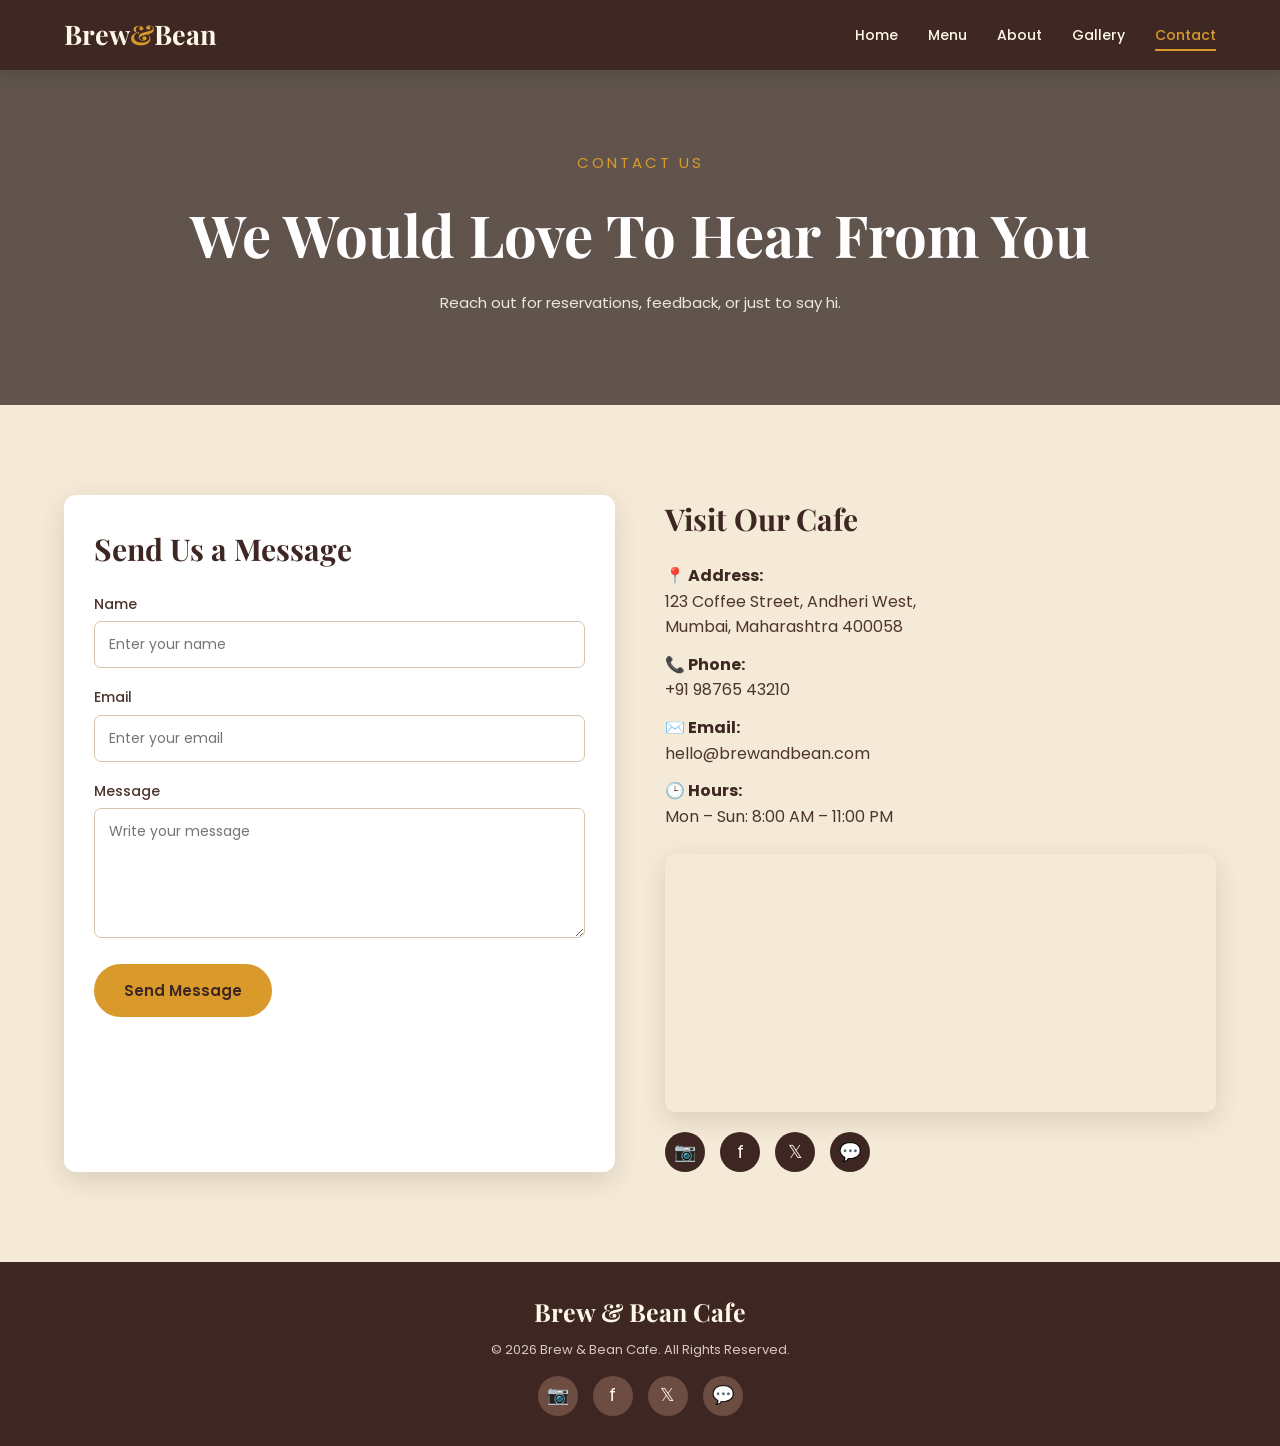
<file: contact.html>
<!DOCTYPE html>
<html lang="en">

<head>
    <meta charset="UTF-8">
    <meta name="viewport" content="width=device-width, initial-scale=1.0">

    <title>Brew & Bean Cafe | Contact</title>

    <link rel="preconnect" href="https://fonts.googleapis.com">
    <link rel="preconnect" href="https://fonts.gstatic.com" crossorigin>
    <link
        href="https://fonts.googleapis.com/css2?family=Playfair+Display:wght@600;700&family=Poppins:wght@300;400;500;600;700&display=swap"
        rel="stylesheet">

    <link rel="stylesheet" href="css/style.css">
</head>

<body>

    <header class="navbar">
        <div class="nav-container">

            <a href="index.html" class="logo">
                Brew<span>&</span>Bean
            </a>

            <div class="hamburger" id="hamburger">☰</div>

            <ul class="nav-links" id="navLinks">
                <li><a href="index.html">Home</a></li>
                <li><a href="menu.html">Menu</a></li>
                <li><a href="about.html">About</a></li>
                <li><a href="gallery.html">Gallery</a></li>
                <li><a href="contact.html" class="active-link">Contact</a></li>
            </ul>

        </div>
    </header>


    <!-- PAGE HEADER -->
    <section class="page-header">
        <div>
            <small>Contact Us</small>
            <h1>We Would Love To Hear From You</h1>
            <p>Reach out for reservations, feedback, or just to say hi.</p>
        </div>
    </section>


    <!-- CONTACT SECTION -->
    <section class="contact-section section">
        <div class="container">

            <div class="contact-container">

                <!-- Contact Form -->
                <div class="contact-form">

                    <h3>Send Us a Message</h3>

                    <form id="contactForm">

                        <div class="form-group">
                            <label for="name">Name</label>
                            <input type="text" id="name" placeholder="Enter your name">
                        </div>

                        <div class="form-group">
                            <label for="email">Email</label>
                            <input type="email" id="email" placeholder="Enter your email">
                        </div>

                        <div class="form-group">
                            <label for="message">Message</label>
                            <textarea id="message" placeholder="Write your message"></textarea>
                        </div>

                        <button type="submit" class="btn">Send Message</button>

                        <div id="formMessage" class="message"></div>

                    </form>

                </div>

                <!-- Contact Details -->
                <div class="contact-details">

                    <h3>Visit Our Cafe</h3>

                    <p>
                        <strong>📍 Address:</strong><br>
                        123 Coffee Street, Andheri West,<br>
                        Mumbai, Maharashtra 400058
                    </p>

                    <p>
                        <strong>📞 Phone:</strong><br>
                        +91 98765 43210
                    </p>

                    <p>
                        <strong>✉️ Email:</strong><br>
                        hello@brewandbean.com
                    </p>

                    <p>
                        <strong>🕒 Hours:</strong><br>
                        Mon – Sun: 8:00 AM – 11:00 PM
                    </p>

                    <div class="map">
                        <iframe
                            src="https://www.google.com/maps?q=Andheri%20West%2C%20Mumbai&output=embed"
                            loading="lazy"
                            allowfullscreen>
                        </iframe>
                    </div>

                    <div class="social-links">
                        <a href="#" aria-label="Instagram">📷</a>
                        <a href="#" aria-label="Facebook">f</a>
                        <a href="#" aria-label="Twitter">𝕏</a>
                        <a href="#" aria-label="WhatsApp">💬</a>
                    </div>

                </div>

            </div>

        </div>
    </section>


    <footer>
        <h3>Brew & Bean Cafe</h3>
        <p>© 2026 Brew & Bean Cafe. All Rights Reserved.</p>
        <div class="social-links">
            <a href="#" aria-label="Instagram">📷</a>
            <a href="#" aria-label="Facebook">f</a>
            <a href="#" aria-label="Twitter">𝕏</a>
            <a href="#" aria-label="WhatsApp">💬</a>
        </div>
    </footer>

    <script src="js/script.js"></script>

</body>

</html>
</file>
<file: css/style.css>
/* ================================
   GENERAL STYLES
=================================== */

* {
    margin: 0;
    padding: 0;
    box-sizing: border-box;
    scroll-behavior: smooth;
}

:root {
    --dark-brown: #3e2723;
    --brown: #6d4c41;
    --light-brown: #8d6e63;
    --cream: #fff8e7;
    --beige: #f5ead7;
    --mustard: #d99a2b;
    --orange: #c87524;
    --white: #ffffff;
    --text: #4e342e;
    --shadow: 0 8px 25px rgba(62, 39, 35, 0.15);
}

body {
    font-family: "Poppins", sans-serif;
    color: var(--text);
    background-color: var(--cream);
    line-height: 1.6;
}

a {
    text-decoration: none;
    color: inherit;
}

img {
    max-width: 100%;
    display: block;
}

.container {
    width: 90%;
    max-width: 1200px;
    margin: auto;
}

.section {
    padding: 90px 0;
}

.section-title {
    text-align: center;
    margin-bottom: 45px;
}

.section-title h2 {
    font-family: "Playfair Display", serif;
    font-size: 42px;
    color: var(--dark-brown);
    margin-bottom: 10px;
}

.section-title p {
    color: var(--light-brown);
    font-size: 15px;
}

.btn {
    display: inline-block;
    background: var(--mustard);
    color: var(--dark-brown);
    padding: 13px 28px;
    border-radius: 30px;
    font-weight: 600;
    transition: 0.3s ease;
    border: 2px solid var(--mustard);
    cursor: pointer;
    font-family: "Poppins", sans-serif;
    font-size: 15px;
}

.btn:hover {
    background: transparent;
    color: var(--dark-brown);
    transform: translateY(-3px);
}


/* ================================
   NAVBAR
=================================== */

.navbar {
    position: fixed;
    top: 0;
    left: 0;
    width: 100%;
    z-index: 1000;
    background: rgba(62, 39, 35, 0.96);
    box-shadow: 0 3px 15px rgba(0, 0, 0, 0.15);
}

.nav-container {
    width: 90%;
    max-width: 1200px;
    margin: auto;
    min-height: 70px;

    display: flex;
    align-items: center;
    justify-content: space-between;
}

.logo {
    font-family: "Playfair Display", serif;
    font-size: 27px;
    font-weight: 700;
    color: var(--cream);
}

.logo span {
    color: var(--mustard);
}

.nav-links {
    list-style: none;
    display: flex;
    gap: 30px;
}

.nav-links a {
    color: var(--cream);
    font-size: 14px;
    font-weight: 500;
    transition: 0.3s;
    padding-bottom: 4px;
    border-bottom: 2px solid transparent;
}

.nav-links a:hover {
    color: var(--mustard);
}

.nav-links a.active-link {
    color: var(--mustard);
    border-bottom: 2px solid var(--mustard);
}

/* Hamburger button */
.hamburger {
    display: none;
    cursor: pointer;
    font-size: 28px;
    color: var(--cream);
}


/* ================================
   PAGE HEADER (for inner pages)
=================================== */

.page-header {
    min-height: 45vh;
    display: flex;
    align-items: center;
    justify-content: center;
    text-align: center;
    color: var(--white);
    padding: 110px 20px 50px;
    background-image:
        linear-gradient(rgba(35, 20, 16, 0.72), rgba(35, 20, 16, 0.72)),
        url("https://images.unsplash.com/photo-1554118811-1e0d58224f24?auto=format&fit=crop&w=1600&q=80");
    background-size: cover;
    background-position: center;
}

.page-header small {
    color: var(--mustard);
    font-size: 15px;
    letter-spacing: 3px;
    text-transform: uppercase;
}

.page-header h1 {
    font-family: "Playfair Display", serif;
    font-size: clamp(38px, 6vw, 58px);
    margin: 12px 0 10px;
}

.page-header p {
    max-width: 550px;
    margin: 0 auto;
    color: #f0e6da;
    font-size: 15px;
}


/* ================================
   HOME / HERO SECTION
=================================== */

#home {
    min-height: 100vh;
}

.hero {
    min-height: 100vh;
    background-image:
        linear-gradient(rgba(35, 20, 16, 0.70), rgba(35, 20, 16, 0.70)),
        url("https://images.unsplash.com/photo-1495474472287-4d71bcdd2085?auto=format&fit=crop&w=1600&q=80");

    background-size: cover;
    background-position: center;
    display: flex;
    align-items: center;
    justify-content: center;
    text-align: center;
    color: var(--white);
    padding: 100px 20px 50px;
}

.hero-content {
    max-width: 800px;
}

.hero-content small {
    color: var(--mustard);
    font-size: 17px;
    letter-spacing: 3px;
    text-transform: uppercase;
}

.hero-content h1 {
    font-family: "Playfair Display", serif;
    font-size: clamp(50px, 8vw, 90px);
    line-height: 1.1;
    margin: 15px 0 20px;
}

.hero-content p {
    max-width: 600px;
    margin: 0 auto 30px;
    font-size: 17px;
    color: #f5f5f5;
}

.hero-btns {
    display: flex;
    gap: 15px;
    justify-content: center;
    flex-wrap: wrap;
}

.btn-outline {
    display: inline-block;
    background: transparent;
    color: var(--white);
    padding: 13px 28px;
    border-radius: 30px;
    font-weight: 600;
    border: 2px solid var(--cream);
    transition: 0.3s ease;
}

.btn-outline:hover {
    background: var(--cream);
    color: var(--dark-brown);
    transform: translateY(-3px);
}


/* ================================
   WHY CHOOSE US
=================================== */

.highlights {
    background: var(--beige);
}

.highlight-grid {
    display: grid;
    grid-template-columns: repeat(4, 1fr);
    gap: 25px;
}

.highlight-card {
    background: var(--white);
    padding: 30px 20px;
    text-align: center;
    border-radius: 12px;
    box-shadow: var(--shadow);
    transition: 0.3s ease;
}

.highlight-card:hover {
    transform: translateY(-8px);
    box-shadow: 0 15px 30px rgba(62, 39, 35, 0.20);
}

.highlight-icon {
    font-size: 40px;
    margin-bottom: 15px;
}

.highlight-card h3 {
    color: var(--dark-brown);
    margin-bottom: 10px;
}

.highlight-card p {
    font-size: 14px;
    color: var(--light-brown);
}


/* ================================
   INTRO / TEASER (homepage)
=================================== */

.intro {
    background: var(--cream);
}

.intro-container {
    display: grid;
    grid-template-columns: 1fr 1fr;
    gap: 50px;
    align-items: center;
}

.intro-image img {
    width: 100%;
    height: 420px;
    object-fit: cover;
    border-radius: 15px;
    box-shadow: var(--shadow);
}

.intro-text h3 {
    font-family: "Playfair Display", serif;
    font-size: 32px;
    color: var(--dark-brown);
    margin-bottom: 18px;
}

.intro-text p {
    margin-bottom: 22px;
    color: var(--brown);
}


/* ================================
   MENU SECTION
=================================== */

.menu-section {
    background: var(--cream);
}

.menu-category {
    margin-bottom: 50px;
}

.menu-category:last-child {
    margin-bottom: 0;
}

.category-title {
    font-family: "Playfair Display", serif;
    font-size: 30px;
    color: var(--brown);
    border-left: 5px solid var(--mustard);
    padding-left: 15px;
    margin-bottom: 25px;
}

.menu-grid {
    display: grid;
    grid-template-columns: repeat(3, 1fr);
    gap: 25px;
}

.menu-card {
    background: var(--white);
    border-radius: 12px;
    overflow: hidden;
    box-shadow: 0 5px 18px rgba(62, 39, 35, 0.10);
    transition: 0.3s ease;
}

.menu-card:hover {
    transform: translateY(-6px);
    box-shadow: var(--shadow);
}

.menu-card img {
    width: 100%;
    height: 210px;
    object-fit: cover;
}

.menu-info {
    padding: 20px;
}

.menu-info h3 {
    color: var(--dark-brown);
    margin-bottom: 7px;
}

.menu-info p {
    font-size: 13px;
    color: var(--light-brown);
    margin-bottom: 12px;
}

.price {
    color: var(--orange);
    font-weight: 700;
    font-size: 18px;
}

.menu-cta {
    text-align: center;
    margin-top: 10px;
}


/* ================================
   ABOUT SECTION
=================================== */

.about-section {
    background: var(--beige);
}

.about-container {
    display: grid;
    grid-template-columns: 1fr 1fr;
    gap: 50px;
    align-items: center;
}

.about-image img {
    width: 100%;
    height: 500px;
    object-fit: cover;
    border-radius: 15px;
    box-shadow: var(--shadow);
}

.about-text h3 {
    font-family: "Playfair Display", serif;
    font-size: 32px;
    color: var(--dark-brown);
    margin-bottom: 18px;
}

.about-text p {
    margin-bottom: 18px;
    color: var(--brown);
}

.services {
    margin-top: 25px;
}

.services h4 {
    color: var(--dark-brown);
    margin-bottom: 10px;
    font-size: 20px;
}

.services ul {
    list-style: none;
}

.services li {
    margin-bottom: 7px;
}

.services li::before {
    content: "☕";
    margin-right: 10px;
}

/* Team / values (about page extras) */
.about-extra {
    background: var(--cream);
}

.values-grid {
    display: grid;
    grid-template-columns: repeat(3, 1fr);
    gap: 25px;
    margin-top: 10px;
}

.value-card {
    background: var(--white);
    padding: 28px 22px;
    border-radius: 12px;
    box-shadow: 0 5px 18px rgba(62, 39, 35, 0.10);
    text-align: center;
}

.value-card .highlight-icon {
    font-size: 34px;
    margin-bottom: 12px;
}

.value-card h4 {
    color: var(--dark-brown);
    margin-bottom: 8px;
}

.value-card p {
    font-size: 14px;
    color: var(--light-brown);
}


/* ================================
   GALLERY SECTION
=================================== */

.gallery-section {
    background: var(--cream);
}

.gallery-grid {
    display: grid;
    grid-template-columns: repeat(4, 1fr);
    gap: 15px;
}

.gallery-item {
    height: 250px;
    overflow: hidden;
    border-radius: 10px;
    position: relative;
}

.gallery-item img {
    width: 100%;
    height: 100%;
    object-fit: cover;
    transition: 0.5s ease;
}

.gallery-item::after {
    content: "";
    position: absolute;
    inset: 0;
    background: rgba(62, 39, 35, 0);
    transition: 0.5s ease;
}

.gallery-item:hover img {
    transform: scale(1.1);
}

.gallery-item:hover::after {
    background: rgba(62, 39, 35, 0.25);
}


/* ================================
   TESTIMONIALS / REVIEWS
=================================== */

.testimonials {
    background: var(--beige);
}

.testimonials-grid {
    display: grid;
    grid-template-columns: repeat(3, 1fr);
    gap: 25px;
}

.review-card {
    background: var(--white);
    border-radius: 12px;
    padding: 26px 24px;
    box-shadow: 0 5px 18px rgba(62, 39, 35, 0.10);
    display: flex;
    flex-direction: column;
    transition: 0.3s ease;
}

.review-card:hover {
    transform: translateY(-6px);
    box-shadow: var(--shadow);
}

.review-stars {
    color: var(--mustard);
    font-size: 15px;
    letter-spacing: 2px;
    margin-bottom: 12px;
}

.review-text {
    font-size: 14px;
    color: var(--brown);
    margin-bottom: 20px;
    flex-grow: 1;
}

.review-person {
    display: flex;
    align-items: center;
    gap: 12px;
}

.review-avatar {
    width: 44px;
    height: 44px;
    border-radius: 50%;
    background: var(--beige);
    color: var(--dark-brown);
    display: flex;
    align-items: center;
    justify-content: center;
    font-family: "Playfair Display", serif;
    font-weight: 700;
    font-size: 16px;
    flex-shrink: 0;
}

.review-name {
    color: var(--dark-brown);
    font-weight: 600;
    font-size: 14px;
}

.review-role {
    color: var(--light-brown);
    font-size: 12px;
}

.reviews-more-toggle {
    text-align: center;
    margin-top: 35px;
}

.review-card.hidden-review {
    display: none;
}

.testimonials-grid.show-all .review-card.hidden-review {
    display: flex;
}


/* ================================
   CTA BANNER
=================================== */

.cta-banner {
    background:
        linear-gradient(rgba(35, 20, 16, 0.80), rgba(35, 20, 16, 0.80)),
        url("https://images.unsplash.com/photo-1511920170033-f8396924c348?auto=format&fit=crop&w=1600&q=80");
    background-size: cover;
    background-position: center;
    color: var(--white);
    text-align: center;
    padding: 80px 20px;
}

.cta-banner h2 {
    font-family: "Playfair Display", serif;
    font-size: clamp(30px, 5vw, 42px);
    margin-bottom: 15px;
}

.cta-banner p {
    color: #f0e6da;
    margin-bottom: 25px;
    max-width: 500px;
    margin-left: auto;
    margin-right: auto;
    font-size: 15px;
}


/* ================================
   CONTACT SECTION
=================================== */

.contact-section {
    background: var(--beige);
}

.contact-container {
    display: grid;
    grid-template-columns: 1fr 1fr;
    gap: 50px;
}

.contact-form {
    background: var(--white);
    padding: 30px;
    border-radius: 12px;
    box-shadow: var(--shadow);
}

.contact-form h3,
.contact-details h3 {
    font-family: "Playfair Display", serif;
    font-size: 30px;
    color: var(--dark-brown);
    margin-bottom: 20px;
}

.form-group {
    margin-bottom: 18px;
}

.form-group label {
    display: block;
    margin-bottom: 6px;
    font-size: 14px;
    font-weight: 500;
}

.form-group input,
.form-group textarea {
    width: 100%;
    padding: 12px 14px;
    border: 1px solid #d6c4ad;
    border-radius: 7px;
    outline: none;
    font-family: "Poppins", sans-serif;
    font-size: 14px;
}

.form-group input:focus,
.form-group textarea:focus {
    border-color: var(--mustard);
}

.form-group textarea {
    height: 130px;
    resize: vertical;
}

.contact-form .btn:hover {
    color: var(--orange);
}

.message {
    margin-top: 15px;
    font-size: 14px;
    font-weight: 500;
}

.error {
    color: #b3261e;
}

.success {
    color: #287d3c;
}

.contact-details p {
    margin-bottom: 12px;
}

.contact-details strong {
    color: var(--dark-brown);
}

.map {
    margin-top: 25px;
    overflow: hidden;
    border-radius: 10px;
    box-shadow: var(--shadow);
}

.map iframe {
    width: 100%;
    height: 250px;
    border: 0;
}

.social-links {
    display: flex;
    gap: 15px;
    margin-top: 20px;
}

.social-links a {
    width: 40px;
    height: 40px;
    border-radius: 50%;
    background: var(--dark-brown);
    color: var(--cream);
    display: flex;
    align-items: center;
    justify-content: center;
    transition: 0.3s;
    font-size: 18px;
}

.social-links a:hover {
    background: var(--mustard);
    color: var(--dark-brown);
    transform: translateY(-3px);
}


/* ================================
   FOOTER
=================================== */

footer {
    background: var(--dark-brown);
    color: var(--cream);
    text-align: center;
    padding: 30px 20px;
}

.site-footer {
    padding: 60px 20px 20px;
    text-align: left;
}

.footer-container {
    display: grid;
    grid-template-columns: 1.5fr 1fr 1.2fr;
    gap: 60px;
}

.footer-section h3 {
    color: var(--mustard);
    font-size: 18px;
    margin-bottom: 18px;
}

.footer-about .logo {
    display: inline-block;
    margin-bottom: 15px;
}

.footer-section p {
    max-width: 330px;
    margin-bottom: 8px;
}

.footer-links {
    display: flex;
    flex-direction: column;
    align-items: flex-start;
}

.footer-links a,
.footer-email a {
    color: #d7c8bd;
    font-size: 14px;
    margin-bottom: 10px;
    transition: color 0.3s ease;
}

.footer-links a:hover,
.footer-email a:hover {
    color: var(--mustard);
}

.footer-email a {
    display: inline-block;
    color: var(--mustard);
    font-weight: 500;
    margin-top: 6px;
}

.site-footer .social-links {
    margin-top: 20px;
}

.footer-bottom {
    border-top: 1px solid rgba(255, 255, 255, 0.12);
    margin-top: 45px;
    padding-top: 18px;
    text-align: center;
}

.footer-bottom p {
    margin: 0;
}

footer h3 {
    font-family: "Playfair Display", serif;
    font-size: 25px;
    margin-bottom: 8px;
}

footer p {
    font-size: 13px;
    color: #d7c8bd;
}

footer .social-links {
    justify-content: center;
    margin-top: 15px;
}

footer .social-links a {
    background: var(--brown);
}


/* ================================
   RESPONSIVE DESIGN
=================================== */

@media (max-width: 900px) {

    .highlight-grid {
        grid-template-columns: repeat(2, 1fr);
    }

    .menu-grid {
        grid-template-columns: repeat(2, 1fr);
    }

    .gallery-grid {
        grid-template-columns: repeat(2, 1fr);
    }

    .testimonials-grid {
        grid-template-columns: repeat(2, 1fr);
    }

    .values-grid {
        grid-template-columns: repeat(2, 1fr);
    }

    .about-container,
    .intro-container,
    .contact-container {
        grid-template-columns: 1fr;
    }

    .about-image,
    .intro-image {
        order: -1;
    }
}


@media (max-width: 700px) {

    .nav-container {
        min-height: 65px;
    }

    .hamburger {
        display: block;
    }

    .nav-links {
        position: absolute;
        top: 65px;
        left: 0;
        width: 100%;
        background: var(--dark-brown);

        flex-direction: column;
        gap: 0;

        display: none;
    }

    .nav-links.active {
        display: flex;
    }

    .nav-links li {
        text-align: center;
        border-top: 1px solid rgba(255, 255, 255, 0.08);
    }

    .nav-links a {
        display: block;
        padding: 15px;
    }

    .section {
        padding: 70px 0;
    }

    .section-title h2 {
        font-size: 35px;
    }

    .highlight-grid,
    .menu-grid,
    .gallery-grid,
    .testimonials-grid,
    .values-grid {
        grid-template-columns: 1fr;
    }

    .gallery-item {
        height: 280px;
    }

    .about-image img,
    .intro-image img {
        height: 320px;
    }

    .contact-container {
        gap: 35px;
    }

    .footer-container {
        grid-template-columns: 1fr;
        gap: 35px;
    }

    .page-header {
        min-height: 35vh;
        padding: 100px 20px 40px;
    }
}


@media (max-width: 450px) {

    .logo {
        font-size: 22px;
    }

    .hero-content h1 {
        font-size: 48px;
    }

    .hero-content p {
        font-size: 14px;
    }

    .highlight-grid {
        grid-template-columns: 1fr;
    }

    .contact-form {
        padding: 22px;
    }
}
</file>
